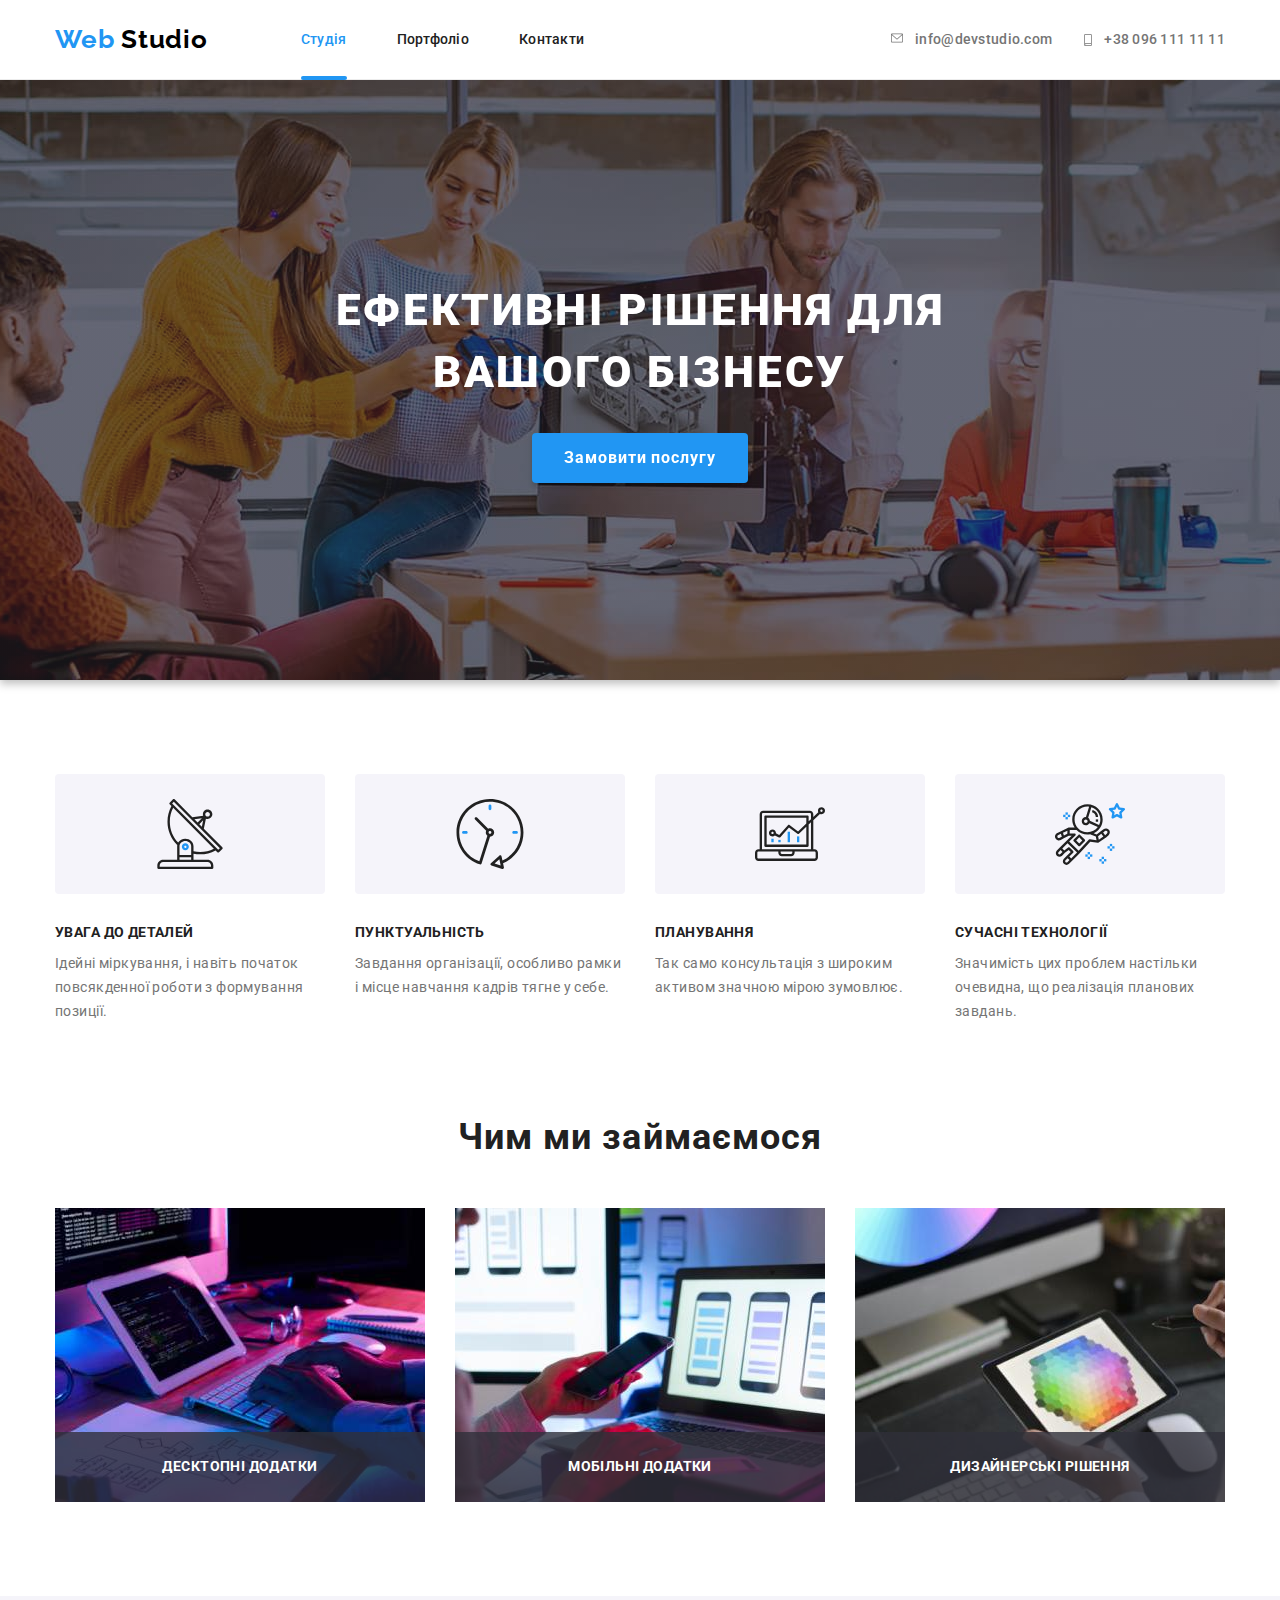
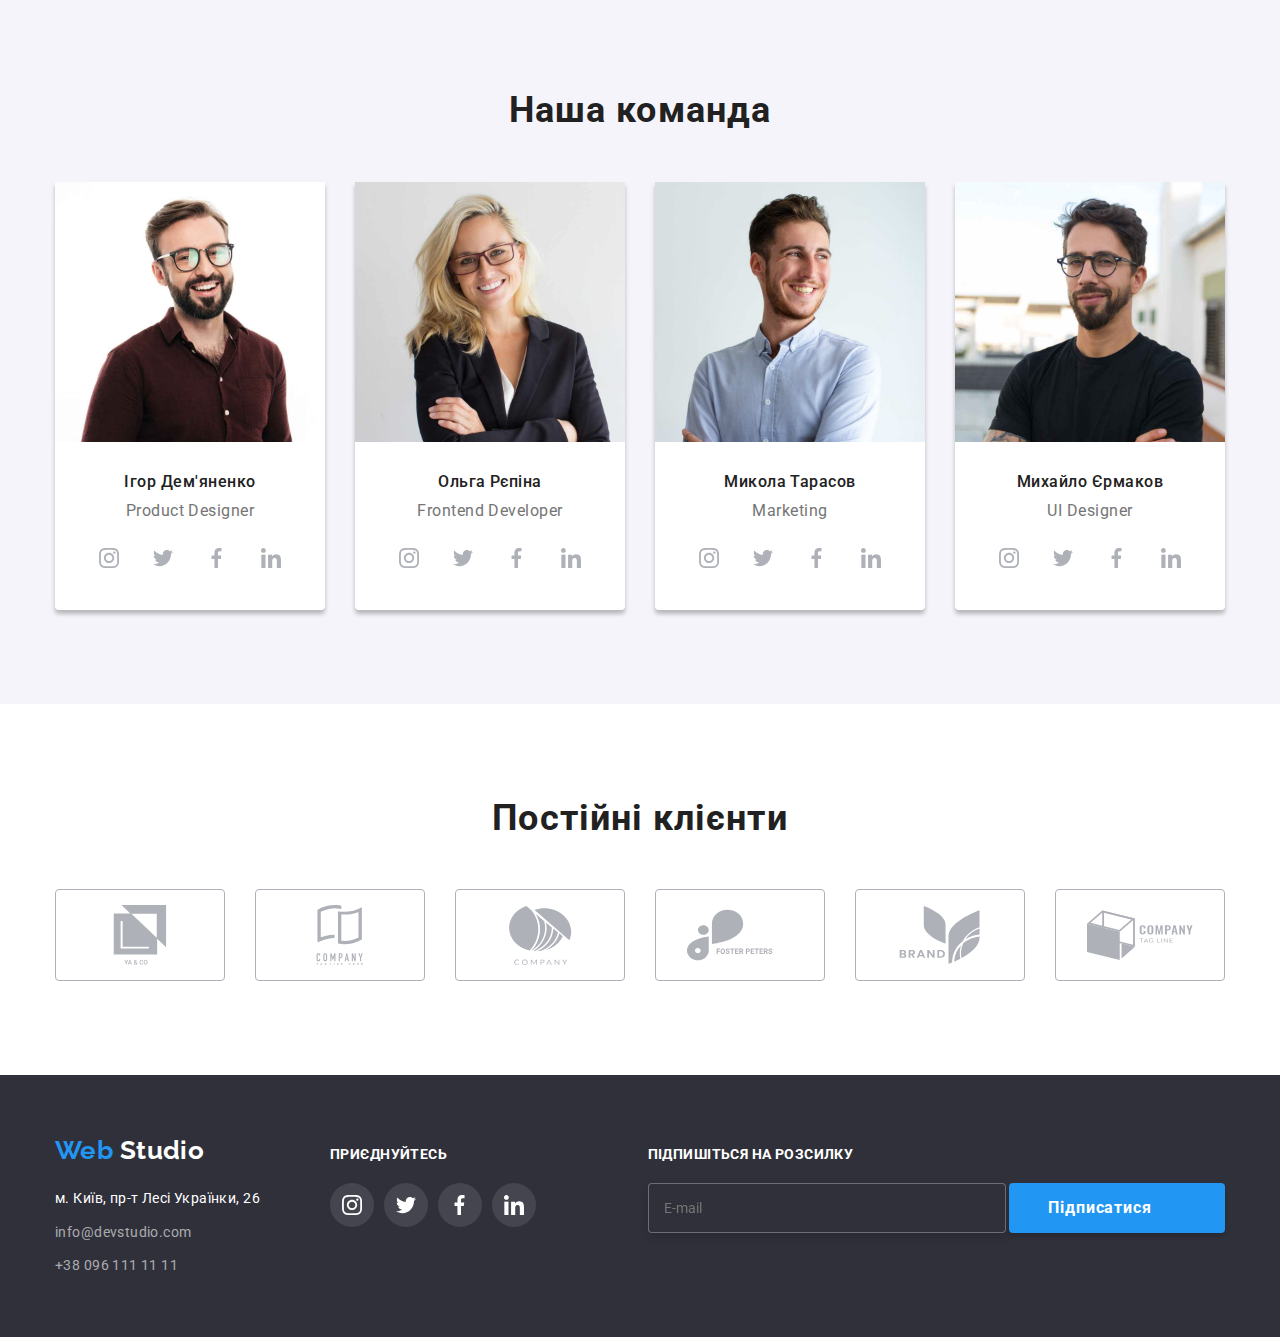
<file: index.html>
<!DOCTYPE html>
<html lang="uk">
	<head>
		<meta charset="UTF-8" />
		<meta http-equiv="X-UA-Compatible" content="IE=edge" />
		<meta name="viewport" content="width=device-width, initial-scale=1.0" />
		<title>WebStudio</title>
		<link
			rel="stylesheet"
			href="https://cdnjs.cloudflare.com/ajax/libs/modern-normalize/1.1.0/modern-normalize.min.css"
		/>
		<link rel="preconnect" href="https://fonts.googleapis.com" />
		<link rel="preconnect" href="https://fonts.gstatic.com" crossorigin />
		<link
			href="https://fonts.googleapis.com/css2?family=Raleway:wght@700&family=Roboto:wght@400;500;700;900&display=swap"
			rel="stylesheet"
		/>

		<link rel="stylesheet" href="./css/main.min.css" />
	</head>
	<body>
		<!------------------header--------------->
		<header class="header">
			<div class="header__container container">
				<a href="./index.html" class="logo">
					<!--header__logo-->
					<span class="web-logo">Web</span>
					Studio
				</a>
				<nav class="nav">
					<ul class="nav__list list">
						<li class="nav__item">
							<a href="./index.html" class="nav__link link current">Студія</a>
						</li>
						<li class="nav__item">
							<a href="./portfolio.html" class="nav__link link">Портфоліо</a>
						</li>
						<li class="nav__item">
							<a href="" class="nav__link link">Контакти</a>
						</li>
					</ul>
				</nav>

				<ul class="contact__list list">
					<li class="contact__item">
						<a href="mailto:info@devstudio.com" class="contact__link link">
							<svg class="contact__icon" width="16" height="12">
								<!--contact__icon-->
								<use href="./images/header.svg#envelope"></use>
							</svg>
							info@devstudio.com
						</a>
					</li>
					<li class="contact__item image">
						<a href="tel:+380961111111" class="contact__link link">
							<svg class="contact__icon" width="12" height="16">
								<!--contact__icon-->
								<use href="./images/header.svg#phone"></use>
							</svg>
							+38 096 111 11 11
						</a>
					</li>
				</ul>
			</div>
		</header>
		<!-------------------hero----------------->
		<main>
			<section class="hero">
				<div class="hero__container container">
					<h1 class="hero__title">Ефективні рішення для вашого бізнесу</h1>
					<button type="button" class="hero__btn" data-modal-open>Замовити послугу</button>
				</div>
			</section>

			<!--------------------features----------------->
			<section class="section">
				<div class="features container">
					<h2 class="visually-hidden">Наші особливості</h2>
					<ul class="features__list list">
						<li class="features__items antenna">
							<div class="features__img">
								<svg class="features-icons" width="70" height="70">
									<use href="./images/4symbols.svg#antenna1"></use>
								</svg>
							</div>
							<h3 class="features__title">УВАГА ДО ДЕТАЛЕЙ</h3>
							<p class="features__text">
								Ідейні міркування, і навіть початок повсякденної роботи з формування позиції.
							</p>
						</li>
						<li class="features__items clock">
							<div class="features__img">
								<svg class="features-icons" width="70" height="70">
									<use href="./images/4symbols.svg#clock"></use>
								</svg>
							</div>

							<h3 class="features__title">ПУНКТУАЛЬНІСТЬ</h3>
							<p class="features__text">Завдання організації, особливо рамки і місце навчання кадрів тягне у себе.</p>
						</li>
						<li class="features__items diagram">
							<div class="features__img">
								<svg class="features-icons" width="70" height="70">
									<use href="./images/4symbols.svg#diagram"></use>
								</svg>
							</div>

							<h3 class="features__title">ПЛАНУВАННЯ</h3>
							<p class="features__text">Так само консультація з широким активом значною мірою зумовлює.</p>
						</li>
						<li class="features__items astronaut">
							<div class="features__img">
								<svg class="features-icons" width="70" height="70">
									<use href="./images/4symbols.svg#astronaut"></use>
								</svg>
							</div>

							<h3 class="features__title">СУЧАСНІ ТЕХНОЛОГІЇ</h3>
							<p class="features__text">Значимість цих проблем настільки очевидна, що реалізація планових завдань.</p>
						</li>
					</ul>
				</div>
			</section>

			<!------------------what we do----------------->

			<section class="work">
				<div class="work__container container">
					<h2 class="section-title">Чим ми займаємося</h2>
					<ul class="work__list list">
						<li class="work__item">
							<img src="./images/box1.jpg" alt="typingnipad" width="370" height="294" />
							<p class="work__text">Десктопні додатки</p>
						</li>

						<li class="work__item">
							<img src="./images/box2.jpg" alt="swerring phone with computer desing" width="370" height="294" />
							<p class="work__text">Мобільні додатки</p>
						</li>

						<li class="work__item">
							<img src="./images/box3.jpg" alt="colours" width="370" height="294" />
							<p class="work__text">Дизайнерські рішення</p>
						</li>
					</ul>
				</div>
			</section>

			<!------------------team---------------->

			<section class="team section">
				<div class="team__container container">
					<h2 class="section-title">Наша команда</h2>
					<ul class="team__roster list">
						<li class="team__item">
							<img src="./images/img.jpg" alt="Ігор Дем'яненко" width="270" height="260" />
							<div class="team__wrap">
								<h3 class="team__member">Ігор Дем'яненко</h3>
								<p lang="en" class="team__text">Product Designer</p>
								<ul class="team__list list">
									<li>
										<a href="" class="team__link">
											<svg class="team__icon" width="20" height="20">
												<use href="./images/sprite.svg#instagramteam"></use>
											</svg>
										</a>
									</li>
									<li>
										<a href="" class="team__link">
											<svg class="team__icon" width="20" height="20">
												<use href="./images/sprite.svg#twitterteam"></use>
											</svg>
										</a>
									</li>
									<li>
										<a href="" class="team__link">
											<svg class="team__icon" width="20" height="20">
												<use href="./images/sprite.svg#facebookteam"></use>
											</svg>
										</a>
									</li>
									<li>
										<a href="" class="team__link">
											<svg class="team__icon" width="20" height="20">
												<use href="./images/sprite.svg#linkedinteam"></use>
											</svg>
										</a>
									</li>
								</ul>
							</div>
						</li>

						<li class="team__item">
							<img src="./images/frontend.jpg" alt="Ольга Рєпіна" width="270" height="260" />
							<div class="team__wrap">
								<h3 class="team__member">Ольга Рєпіна</h3>
								<p lang="en" class="team__text">Frontend Developer</p>
								<ul class="team__list list">
									<li>
										<a href="" class="team__link">
											<svg class="team__icon" width="20" height="20">
												<use href="./images/sprite.svg#instagramteam"></use>
											</svg>
										</a>
									</li>
									<li>
										<a href="" class="team__link">
											<svg class="team__icon" width="20" height="20">
												<use href="./images/sprite.svg#twitterteam"></use>
											</svg>
										</a>
									</li>
									<li>
										<a href="" class="team__link">
											<svg class="team__icon" width="20" height="20">
												<use href="./images/sprite.svg#facebookteam"></use>
											</svg>
										</a>
									</li>
									<li>
										<a href="" class="team__link">
											<svg class="team__icon" width="20" height="20">
												<use href="./images/sprite.svg#linkedinteam"></use>
											</svg>
										</a>
									</li>
								</ul>
							</div>
						</li>

						<li class="team__item">
							<img src="./images/marketing.jpg" alt="marketing" width="270" height="260" />
							<div class="team__wrap">
								<h3 class="team__member">Микола Тарасов</h3>
								<p lang="en" class="team__text">Marketing</p>
								<ul class="team__list list">
									<li>
										<a href="" class="team__link">
											<svg class="team__icon" width="20" height="20">
												<use href="./images/sprite.svg#instagramteam"></use>
											</svg>
										</a>
									</li>
									<li>
										<a href="" class="team__link">
											<svg class="team__icon" width="20" height="20">
												<use href="./images/sprite.svg#twitterteam"></use>
											</svg>
										</a>
									</li>
									<li>
										<a href="" class="team__link">
											<svg class="team__icon" width="20" height="20">
												<use href="./images/sprite.svg#facebookteam"></use>
											</svg>
										</a>
									</li>
									<li>
										<a href="" class="team__link">
											<svg class="team__icon" width="20" height="20">
												<use href="./images/sprite.svg#linkedinteam"></use>
											</svg>
										</a>
									</li>
								</ul>
							</div>
						</li>

						<li class="team__item">
							<img src="./images/ui.jpg" alt="UI designer" width="270" height="260" />
							<div class="team__wrap">
								<h3 class="team__member">Михайло Єрмаков</h3>
								<p lang="en" class="team__text">UI Designer</p>
								<ul class="team__list list">
									<li>
										<a href="" class="team__link">
											<svg class="team__icon" width="20" height="20">
												<use href="./images/sprite.svg#instagramteam"></use>
											</svg>
										</a>
									</li>
									<li>
										<a href="" class="team__link">
											<svg class="team__icon" width="20" height="20">
												<use href="./images/sprite.svg#twitterteam"></use>
											</svg>
										</a>
									</li>
									<li>
										<a href="" class="team__link">
											<svg class="team__icon" width="20" height="20">
												<use href="./images/sprite.svg#facebookteam"></use>
											</svg>
										</a>
									</li>
									<li>
										<a href="" class="team__link">
											<svg class="team__icon" width="20" height="20">
												<use href="./images/sprite.svg#linkedinteam"></use>
											</svg>
										</a>
									</li>
								</ul>
							</div>
						</li>
					</ul>
				</div>
			</section>

			<!--clients-->

			<section class="client section">
				<div class="container">
					<h2 class="section-title">Постійні клієнти</h2>
					<ul class="client__list list">
						<li>
							<a href="" class="client__link">
								<svg class="client__icon" width="106" height="60">
									<use href="./images/companyes.svg#company1"></use>
								</svg>
							</a>
						</li>
						<li>
							<a href="" class="client__link">
								<svg class="client__icon" width="106" height="60">
									<use href="./images/companyes.svg#company2"></use>
								</svg>
							</a>
						</li>
						<li>
							<a href="" class="client__link">
								<svg class="client__icon" width="106" height="60">
									<use href="./images/companyes.svg#company3"></use>
								</svg>
							</a>
						</li>
						<li>
							<a href="" class="client__link">
								<svg class="client__icon" width="106" height="60">
									<use href="./images/companyes.svg#company4"></use>
								</svg>
							</a>
						</li>
						<li>
							<a href="" class="client__link">
								<svg class="client__icon" width="106" height="60">
									<use href="./images/companyes.svg#company5"></use>
								</svg>
							</a>
						</li>
						<li>
							<a href="" class="client__link">
								<svg class="client__icon" width="106" height="60">
									<use href="./images/companyes.svg#company6"></use>
								</svg>
							</a>
						</li>
					</ul>
				</div>
			</section>
		</main>

		<!-----------------footer----------------->
		<footer class="footer">
			<div class="footer__container container">
				<div class="footer__contacts">
					<a href="./index.html" class="fotter__logo">
						<span class="web-logo">Web</span>
						Studio
					</a>
					<address class="footer__link">
						<ul class="list">
							<li class="footer__item">
								<a
									href="https://goo.gl/maps/sFk5yyz6UHV8gfSE6"
									class="footer__adress"
									target="_blank"
									rel="noreferrer noopener"
								>
									м. Київ, пр-т Лесі Українки, 26
								</a>
							</li>
							<li class="footer__item">
								<a class="footer__contacts" href="mailto:info@devstudio.com">info@devstudio.com</a>
							</li>
							<li class="footer__item">
								<a class="footer__contacts" href="tel:+380961111111">+38 096 111 11 11</a>
							</li>
						</ul>
					</address>
				</div>

				<div class="footer__social">
					<p class="footer__title">приєднуйтесь</p>
					<ul class="team__list list">
						<li>
							<a href="" class="team__link link footer__icon">
								<svg class="team__icon" width="20" height="20">
									<use href="./images/sprite.svg#instagramteam"></use>
								</svg>
							</a>
						</li>
						<li>
							<a href="" class="team__link link footer__icon">
								<svg class="team__icon" width="20" height="20">
									<use href="./images/sprite.svg#twitterteam"></use>
								</svg>
							</a>
						</li>
						<li>
							<a href="" class="team__link link footer__icon">
								<svg class="team__icon" width="20" height="20">
									<use href="./images/sprite.svg#facebookteam"></use>
								</svg>
							</a>
						</li>
						<li>
							<a href="" class="team__link link footer__icon">
								<svg class="team__icon" width="20" height="20">
									<use href="./images/sprite.svg#linkedinteam"></use>
								</svg>
							</a>
						</li>
					</ul>
				</div>

				<div class="footer__suscribe">
					<p class="footer__title">Підпишіться на розсилку</p>
					<form>
						<label for="email"></label>
						<input class="footer-suscribe-input" type="text" name="email" id="email" placeholder="E-mail" />

						<button class="footer-suscribe-btn" type="submit">
							Підписатися
							<svg class="footer-send-icon" width="24" height="24">
								<use href="./images/sprite.svg#iconsend"></use>
							</svg>
						</button>
					</form>
				</div>
			</div>
		</footer>

		<!------modal window------->
		<div class="backdrop is-hidden js-speaker-form" data-modal>
			<div class="modal">
				<div class="modal__popup">
					<button class="modal-close-btn" data-modal-close>
						<svg class="modal-close-icon" width="11" height="11">
							<use href="./images/sprite.svg#close"></use>
						</svg>
					</button>

					<form class="form js-speaker-form" name="modal-form">
						<p class="form__title">Залиште свої дані, ми вам передзвонимо</p>

						<div class="form__wrapper">
							<label class="form__label" for="user_name">Ім'я</label>
							<input class="form__input" type="text" name="user_name" id="user_name" required />
							<svg class="form__icon" width="16" height="16">
								<use href="./images/sprite.svg#person"></use>
							</svg>
						</div>

						<div class="form__wrapper">
							<label class="form__label" for="tel">Телефон</label>
							<input class="form__input" type="tel" name="tel" id="tel" required />
							<svg class="form__icon" width="18" height="18">
								<use href="./images/sprite.svg#tel"></use>
							</svg>
						</div>

						<div class="form__wrapper">
							<label class="form__label" for="mail">Пошта</label>
							<input class="form__input" type="email" name="mail" id="mail" required />
							<svg class="form__icon" width="18" height="18">
								<use href="./images/sprite.svg#mail"></use>
							</svg>
						</div>

						<div class="form__textarea">
							<label class="form__label" for="user_message">Коментар</label>
							<textarea
								class="form__message"
								name="user_message"
								id="user_message"
								rows="6"
								placeholder="Введіть текст"
							></textarea>
						</div>

						<div class="form__checkbox" role="group">
							<label class="checkbox__label">
								<input class="checkbox__input" type="checkbox" name="agreement" value="agreement" required />
								<span class="checkbox__icon"></span>
								Погоджуюся з розсилкою та приймаю
								<a
									href="https://uk.wikipedia.org/wiki/%D0%94%D0%BE%D0%B3%D0%BE%D0%B2%D1%96%D1%80"
									class="checkbox__link link"
									target="_blank"
								>
									Умови договору
								</a>
							</label>
						</div>

						<button type="submit" class="form__btn">Відправити</button>
					</form>
				</div>
			</div>
		</div>
		<script src="./js/modal.js"></script>
	</body>
</html>
</file>
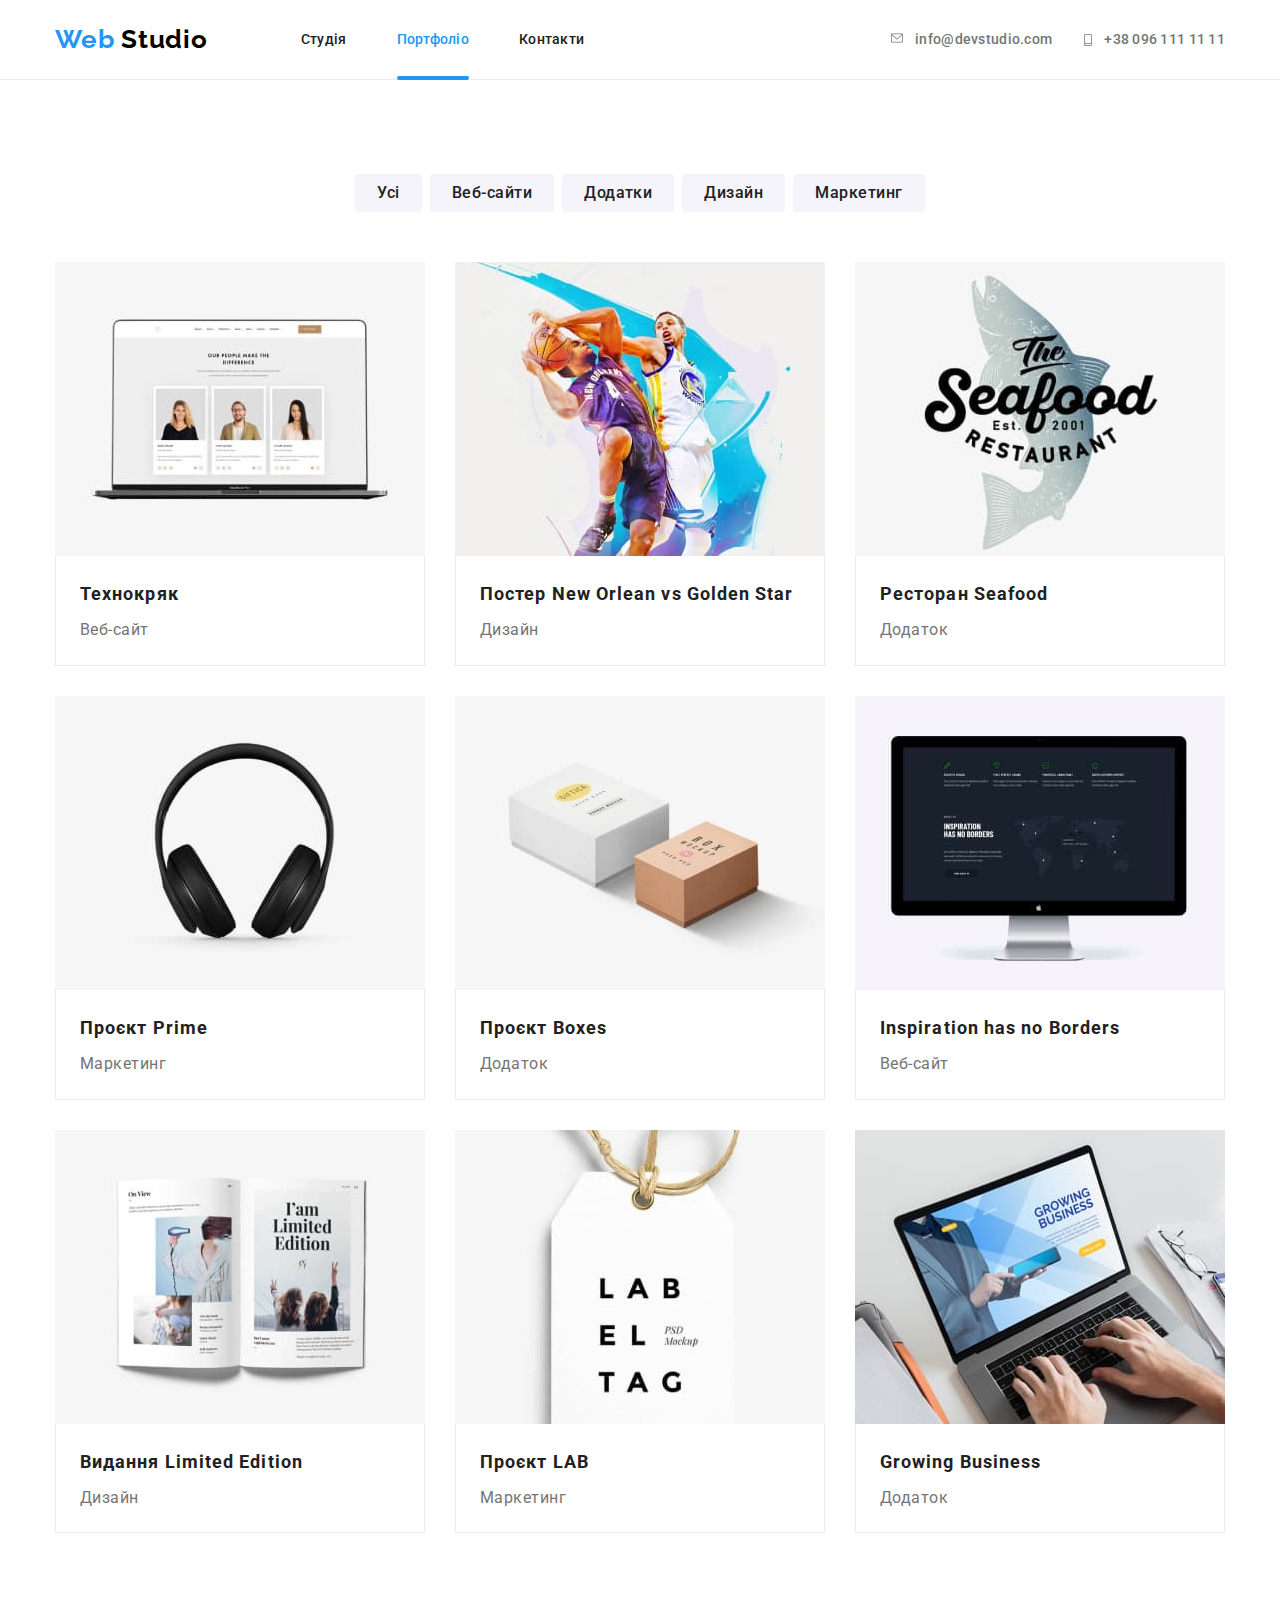
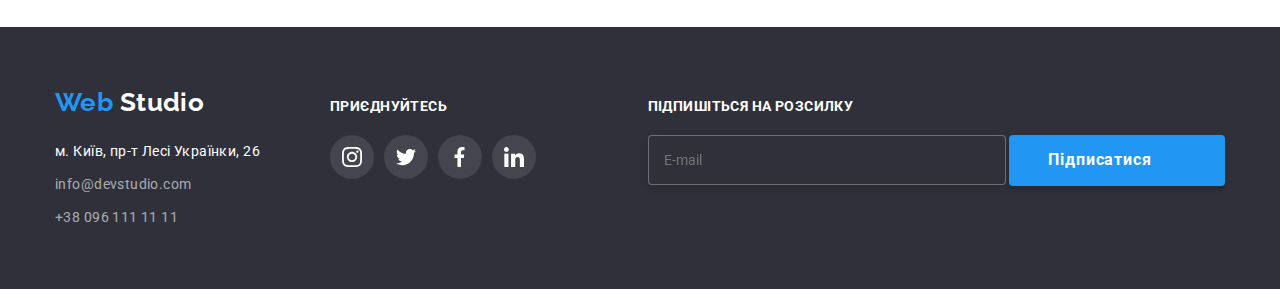
<file: portfolio.html>
<!DOCTYPE html>
<html lang="uk">
	<head>
		<meta charset="UTF-8" />
		<meta http-equiv="X-UA-Compatible" content="IE=edge" />
		<meta name="viewport" content="width=device-width, initial-scale=1.0" />
		<title>Portfolio</title>
		<link
			rel="stylesheet"
			href="https://cdnjs.cloudflare.com/ajax/libs/modern-normalize/1.1.0/modern-normalize.min.css"
		/>
		<link rel="preconnect" href="https://fonts.googleapis.com" />
		<link rel="preconnect" href="https://fonts.gstatic.com" crossorigin />
		<link
			href="https://fonts.googleapis.com/css2?family=Raleway:wght@700&family=Roboto:wght@400;500;700;900&display=swap"
			rel="stylesheet"
		/>
		<link rel="stylesheet" href="./css/main.min.css" />
	</head>
	<body>
		<!---------------header------------------>
		<header class="header">
			<div class="header__container container">
				<a href="./index.html" class="logo">
					<span class="web-logo">Web</span>
					Studio
				</a>

				<nav class="nav">
					<ul class="nav__list list">
						<li class="nav__item">
							<a href="./index.html" class="nav__link link">Студія</a>
						</li>
						<li class="nav__item">
							<a href="./portfolio.html" class="nav__link link current">Портфоліо</a>
						</li>
						<li class="nav__item">
							<a href="" class="nav__link link">Контакти</a>
						</li>
					</ul>
				</nav>

				<ul class="contact__list list">
					<li class="contact__item">
						<a href="mailto:info@devstudio.com" class="contact__link link">
							<svg class="contact__icon" width="16" height="12">
								<!--contact__icon-->
								<use href="./images/header.svg#envelope"></use>
							</svg>
							info@devstudio.com
						</a>
					</li>
					<li class="contact__item image">
						<a href="tel:+380961111111" class="contact__link link">
							<svg class="contact__icon" width="12" height="16">
								<!--contact__icon-->
								<use href="./images/header.svg#phone"></use>
							</svg>
							+38 096 111 11 11
						</a>
					</li>
				</ul>
			</div>
		</header>

		<!-------------------main------------------->

		<main>
			<section class="projects section">
				<h1 class="visually-hidden">Наші роботи</h1>

				<!------------ filter buttons --------------->

				<div class="container">
					<ul class="filter list">
						<li class="filter__item">
							<button class="filter__btn" type="button">Усі</button>
						</li>
						<li class="filter__item">
							<button class="filter__btn" type="button">Веб-сайти</button>
						</li>
						<li class="filter__item">
							<button class="filter__btn" type="button">Додатки</button>
						</li>
						<li class="filter__item">
							<button class="filter__btn" type="button">Дизайн</button>
						</li>
						<li class="filter__item">
							<button class="filter__btn" type="button">Маркетинг</button>
						</li>
					</ul>
					<!--------------- portfolio cards -------------->
					<ul class="portfolio__list list">
						<li class="portfolio__item">
							<a href="" class="portfolio__link link">
								<div class="portfolio__card">
									<img src="./images/computer.jpg" alt="laptop with photos" width="370" height="294" />
									<div class="portfolio__overlay">
										<p class="portfolio__content">
											Ресурс пропонує комплексні пропозиції з різним рівнем функціоналу та сервісів. Все це дозволить
											відвідувачу отримати вичерпні відомості про компанію чи приватну особу.
										</p>
									</div>
								</div>
								<div class="portfolio__wrap">
									<h2 class="portfolio__title">Технокряк</h2>
									<p class="portfolio__text">Веб-сайт</p>
								</div>
							</a>
						</li>

						<li class="portfolio__item">
							<a href="" class="portfolio__link link">
								<div class="portfolio__card">
									<img src="./images/basket.jpg" alt="two man playing basketball" width="370" height="294" />

									<div class="portfolio__overlay">
										<p class="portfolio__content">
											Ресурс пропонує комплексні пропозиції з різним рівнем функціоналу та сервісів. Все це дозволить
											відвідувачу отримати вичерпні відомості про компанію чи приватну особу.
										</p>
									</div>
								</div>
								<div class="portfolio__wrap">
									<h2 class="portfolio__title">Постер New Orlean vs Golden Star</h2>
									<p class="portfolio__text">Дизайн</p>
								</div>
							</a>
						</li>

						<li class="portfolio__item">
							<a href="" class="portfolio__link link">
								<div class="portfolio__card">
									<img src="./images/seafood.jpg" alt="seafood restaurant" width="370" height="294" />

									<div class="portfolio__overlay">
										<p class="portfolio__content">
											Ресурс пропонує комплексні пропозиції з різним рівнем функціоналу та сервісів. Все це дозволить
											відвідувачу отримати вичерпні відомості про компанію чи приватну особу.
										</p>
									</div>
								</div>
								<div class="portfolio__wrap">
									<h2 class="portfolio__title">Ресторан Seafood</h2>
									<p class="portfolio__text">Додаток</p>
								</div>
							</a>
						</li>

						<li class="portfolio__item">
							<a href="" class="portfolio__link link">
								<div class="portfolio__card">
									<img src="./images/pods.jpg" alt="black pods" width="370" height="294" />
									<div class="portfolio__overlay">
										<p class="portfolio__content">
											Ресурс пропонує комплексні пропозиції з різним рівнем функціоналу та сервісів. Все це дозволить
											відвідувачу отримати вичерпні відомості про компанію чи приватну особу.
										</p>
									</div>
								</div>
								<div class="portfolio__wrap">
									<h2 class="portfolio__title">Проєкт Prime</h2>
									<p class="portfolio__text">Маркетинг</p>
								</div>
							</a>
						</li>

						<li class="portfolio__item">
							<a href="" class="portfolio__link link">
								<div class="portfolio__card">
									<img src="./images/box.jpg" alt="two boxes" width="370" height="294" />

									<div class="portfolio__overlay">
										<p class="portfolio__content">
											Ресурс пропонує комплексні пропозиції з різним рівнем функціоналу та сервісів. Все це дозволить
											відвідувачу отримати вичерпні відомості про компанію чи приватну особу.
										</p>
									</div>
								</div>
								<div class="portfolio__wrap">
									<h2 class="portfolio__title">Проєкт Boxes</h2>
									<p class="portfolio__text">Додаток</p>
								</div>
							</a>
						</li>

						<li class="portfolio__item">
							<a href="" class="portfolio__link link">
								<div class="portfolio__card">
									<img src="./images/screen.jpg" alt="big computer screen" width="370" height="294" />

									<div class="portfolio__overlay">
										<p class="portfolio__content">
											Ресурс пропонує комплексні пропозиції з різним рівнем функціоналу та сервісів. Все це дозволить
											відвідувачу отримати вичерпні відомості про компанію чи приватну особу.
										</p>
									</div>
								</div>
								<div class="portfolio__wrap">
									<h2 class="portfolio__title">Inspiration has no Borders</h2>
									<p class="portfolio__text">Веб-сайт</p>
								</div>
							</a>
						</li>

						<li class="portfolio__item">
							<a href="" class="portfolio__link link">
								<div class="portfolio__card">
									<img src="./images/book.jpg" alt="open book with pictures in it" width="370" height="294" />
									<div class="portfolio__overlay">
										<p class="portfolio__content">
											Ресурс пропонує комплексні пропозиції з різним рівнем функціоналу та сервісів. Все це дозволить
											відвідувачу отримати вичерпні відомості про компанію чи приватну особу.
										</p>
									</div>
								</div>
								<div class="portfolio__wrap">
									<h2 class="portfolio__title">Видання Limited Edition</h2>
									<p class="portfolio__text">Дизайн</p>
								</div>
							</a>
						</li>

						<li class="portfolio__item">
							<a href="" class="portfolio__link link">
								<div class="portfolio__card">
									<img src="./images/lable.jpg" alt="label with label" width="370" height="294" />
									<div class="portfolio__overlay">
										<p class="portfolio__content">
											Ресурс пропонує комплексні пропозиції з різним рівнем функціоналу та сервісів. Все це дозволить
											відвідувачу отримати вичерпні відомості про компанію чи приватну особу.
										</p>
									</div>
								</div>
								<div class="portfolio__wrap">
									<h2 class="portfolio__title">Проєкт LAB</h2>
									<p class="portfolio__text">Маркетинг</p>
								</div>
							</a>
						</li>

						<li class="portfolio__item">
							<a href="" class="portfolio__link link">
								<div class="portfolio__card">
									<img
										src="./images/comp2.jpg"
										alt="notebook on the table witn hands man who is typing"
										width="370"
										height="294"
									/>
									<div class="portfolio__overlay">
										<p class="portfolio__content">
											Ресурс пропонує комплексні пропозиції з різним рівнем функціоналу та сервісів. Все це дозволить
											відвідувачу отримати вичерпні відомості про компанію чи приватну особу.
										</p>
									</div>
								</div>
								<div class="portfolio__wrap">
									<h2 class="portfolio__title">Growing Business</h2>
									<p class="portfolio__text">Додаток</p>
								</div>
							</a>
						</li>
					</ul>
				</div>
			</section>
		</main>

		<!----------------footer------------>
		<footer class="footer">
			<div class="footer__container container">
				<div class="footer__contacts">
					<a href="./index.html" class="fotter__logo">
						<span class="web-logo">Web</span>
						Studio
					</a>
					<address class="footer__link">
						<ul class="list">
							<li class="footer__item">
								<a
									href="https://goo.gl/maps/sFk5yyz6UHV8gfSE6"
									class="footer__adress"
									target="_blank"
									rel="noreferrer noopener"
								>
									м. Київ, пр-т Лесі Українки, 26
								</a>
							</li>
							<li class="footer__item">
								<a class="footer__contacts" href="mailto:info@devstudio.com">info@devstudio.com</a>
							</li>
							<li class="footer__item">
								<a class="footer__contacts" href="tel:+380961111111">+38 096 111 11 11</a>
							</li>
						</ul>
					</address>
				</div>

				<div class="footer__social">
					<p class="footer__title">приєднуйтесь</p>
					<ul class="footer__list list">
						<li>
							<a href="" class="footer-list__link link footer__icon">
								<svg class="social__icon" width="20" height="20">
									<use href="./images/sprite.svg#instagramteam"></use>
								</svg>
							</a>
						</li>
						<li>
							<a href="" class="footer-list__link link footer__icon">
								<svg class="social__icon" width="20" height="20">
									<use href="./images/sprite.svg#twitterteam"></use>
								</svg>
							</a>
						</li>
						<li>
							<a href="" class="footer-list__link link footer__icon">
								<svg class="social__icon" width="20" height="20">
									<use href="./images/sprite.svg#facebookteam"></use>
								</svg>
							</a>
						</li>
						<li>
							<a href="" class="footer-list__link link footer__icon">
								<svg class="social__icon" width="20" height="20">
									<use href="./images/sprite.svg#linkedinteam"></use>
								</svg>
							</a>
						</li>
					</ul>
				</div>

				<div class="footer__suscribe">
					<p class="footer__title">Підпишіться на розсилку</p>
					<form>
						<label for="email"></label>
						<input class="footer-suscribe-input" type="text" name="email" id="email" placeholder="E-mail" />

						<button class="footer-suscribe-btn" type="submit">
							Підписатися
							<svg class="footer-send-icon" width="24" height="24">
								<use href="./images/sprite.svg#iconsend"></use>
							</svg>
						</button>
					</form>
				</div>
			</div>
		</footer>
	</body>
</html>
</file>
<file: css/main.min.css>
:root{--main-text-color: #212121;--secondary-text-color: #ffffff;--ouwer-text-color: #757575;--acent-color: #2196f3;--acent-btn-cl: #188ce8;--contener-color: #eeeeee;--logo-color-text: #000000;--buttons-port-color: #f5f4fa;--footer-text-color: rgba(255, 255, 255, 0.6);--background-footer-color: #2f303a;--background-section: #e5e5e5;--line-color: #ececec;--background-color: #ffffff;--icon-color: #afb1b8;--main-font: Roboto, sans-serif;--header-idx: 10;--modal-idx: 100;--anim-fast: }body{color:var(--main-text-color);font-family:var(--main-font);font-size:14px;letter-spacing:.03em;padding-top:80px}.section{padding-top:94px;padding-bottom:94px}.visually-hidden{position:absolute;width:1px;height:1px;margin:-1px;border:0;padding:0;white-space:nowrap;-webkit-clip-path:inset(100%);clip-path:inset(100%);clip:rect(0 0 0 0);overflow:hidden}.section-title{color:var(--main-text-color);font-weight:700;font-size:36px;line-height:1.15;letter-spacing:.03em;text-align:center;margin-bottom:50px}a{text-decoration:none;font-style:normal}h1,h2,h3,h4,h5,h6,p{margin:0}img{display:block;max-width:100%;height:auto}button{cursor:pointer;border:none;border-radius:4px}.container{width:1200px;margin:0 auto;padding:0 15px}.list{list-style:none;padding-left:0;margin:0}.header{position:fixed;width:100%;top:0;left:0;height:80px;background-color:var(--background-color);border-bottom:1px solid #ececec;z-index:var(--header-idx)}.header .container{display:-webkit-box;display:-ms-flexbox;display:flex;-webkit-box-align:center;-ms-flex-align:center;align-items:center}.logo{color:var(--logo-color-text);font-family:"Raleway";font-weight:700;font-size:26px;line-height:1.2;letter-spacing:.03em;-webkit-box-align:center;-ms-flex-align:center;align-items:center;margin-right:93px;padding-top:24px;padding-bottom:25px}.web-logo{color:var(--acent-color)}.nav{display:-webkit-box;display:-ms-flexbox;display:flex;-webkit-box-align:center;-ms-flex-align:center;align-items:center}.nav__list{display:-webkit-box;display:-ms-flexbox;display:flex;gap:50px}.nav__item{position:relative;padding-top:32px;padding-bottom:32px}.nav__link{color:var(--main-text-color);font-weight:500;font-size:14px;line-height:1.14;letter-spacing:.02em;display:block;-webkit-transition:color 250ms cubic-bezier(0.4, 0, 0.2, 1);transition:color 250ms cubic-bezier(0.4, 0, 0.2, 1)}.nav__link:hover,.nav__link :focus{color:var(--acent-color)}.nav__list.link{color:var(--main-text-color)}.nav__list.link:hover{color:var(--acent-color)}.nav__list.link:focus{color:var(--main-text-color)}.nav__list.link.current{color:var(--acent-color)}.current{color:var(--acent-color)}.current::after{content:"";position:absolute;width:100%;height:4px;left:0;bottom:0;border-radius:2px;background:#2196f3}.contact__list{display:-webkit-box;display:-ms-flexbox;display:flex;gap:30px;margin-left:auto}.contact__link{color:var(--ouwer-text-color);font-weight:500;font-size:14px;line-height:1.14;letter-spacing:.02em;display:-webkit-box;display:-ms-flexbox;display:flex;-webkit-transition:color 250ms cubic-bezier(0.4, 0, 0.2, 1);transition:color 250ms cubic-bezier(0.4, 0, 0.2, 1)}.contact__link:hover,.contact__link :focus{color:var(--acent-color)}.contact__icon{margin-right:10px;fill:currentColor}.hero{padding-top:200px;padding-bottom:200px;background-color:var(--background-footer-color);-webkit-filter:drop-shadow(0px 4px 4px rgba(0, 0, 0, 0.25));filter:drop-shadow(0px 4px 4px rgba(0, 0, 0, 0.25));text-align:center;max-width:1600px;height:600px;margin-left:auto;margin-right:auto;background-image:-webkit-gradient(linear, left top, left bottom, from(rgba(47, 48, 58, 0.4)), to(rgba(47, 48, 58, 0.4))),url(../images/hero-img.jpg);background-image:linear-gradient(rgba(47, 48, 58, 0.4), rgba(47, 48, 58, 0.4)),url(../images/hero-img.jpg);background-repeat:no-repeat;background-size:cover;background-position:center}.hero__title{width:696px;margin-left:auto;margin-right:auto;color:var(--secondary-text-color);font-weight:900;font-size:44px;line-height:1.4;letter-spacing:.06em;margin-bottom:30px;text-transform:uppercase}.hero__btn{font-family:inherit;color:var(--thirdy-color);background-color:var(--accent-color);font-weight:700;font-size:16px;line-height:1.88;letter-spacing:.06em;cursor:pointer;border-width:0;-webkit-box-shadow:0px 4px 4px rgba(0,0,0,.15);box-shadow:0px 4px 4px rgba(0,0,0,.15);border-radius:4px;color:var(--background-color);background-color:var(--acent-color);padding:10px 32px;min-width:216px;text-align:center;-webkit-transition:background-color 250ms linear;transition:background-color 250ms linear}.hero__btn:hover,.hero__btn :focus{background-color:var(--acent-btn-cl)}.features__list{display:-webkit-box;display:-ms-flexbox;display:flex;gap:30px}.features__items{width:270px}.features__img{background-color:#f5f4fa;border-radius:4px;width:100%;height:120px;display:-webkit-box;display:-ms-flexbox;display:flex;-webkit-box-align:center;-ms-flex-align:center;align-items:center;-webkit-box-pack:center;-ms-flex-pack:center;justify-content:center;margin-bottom:30px}.features__title{font-weight:700;line-height:1.18;margin-bottom:10px;font-size:14px}.features__text{line-height:1.72;color:var(--ouwer-text-color)}.work{padding-top:0;padding-bottom:94px}.work__list{display:-webkit-box;display:-ms-flexbox;display:flex;gap:30px}.work__item{position:relative}.work__text{display:-webkit-box;display:-ms-flexbox;display:flex;-webkit-box-align:center;-ms-flex-align:center;align-items:center;-webkit-box-pack:center;-ms-flex-pack:center;justify-content:center;position:absolute;width:100%;height:70px;bottom:0;background:rgba(47,48,58,.8);font-weight:700;line-height:1.14;text-transform:uppercase;color:#fff}.team{background-color:var(--buttons-port-color)}.team__roster{display:-webkit-box;display:-ms-flexbox;display:flex;gap:30px}.team__item{width:270px;background-color:var(--background-color);-webkit-box-shadow:0px 4px 4px 0px rgba(0,0,0,.25);box-shadow:0px 4px 4px 0px rgba(0,0,0,.25);border-radius:0px 0px 4px 4px}.team__wrap{padding:30px 0;text-align:center}.team__member{font-weight:500;font-size:16px;line-height:19px;letter-spacing:.03em;color:var(--main-text-color);margin-bottom:10px}.team__text{font-size:16px;line-height:1.2;letter-spacing:.03em;color:var(--ouwer-text-color);margin-bottom:16px}.team__list{display:-webkit-box;display:-ms-flexbox;display:flex;-webkit-box-pack:center;-ms-flex-pack:center;justify-content:center;gap:10px}.team__link{display:-webkit-box;display:-ms-flexbox;display:flex;-webkit-box-align:center;-ms-flex-align:center;align-items:center;-webkit-box-pack:center;-ms-flex-pack:center;justify-content:center;width:44px;height:44px;border-radius:50%;color:var(--icon-color);-webkit-transition:color 250ms cubic-bezier(0.4, 0, 0.2, 1),background-color 250ms cubic-bezier(0.4, 0, 0.2, 1);transition:color 250ms cubic-bezier(0.4, 0, 0.2, 1),background-color 250ms cubic-bezier(0.4, 0, 0.2, 1)}.team__link:hover,.team__link :focus{background-color:var(--acent-color);color:var(--background-color)}.team__icon{fill:currentColor}.client__list{display:-webkit-box;display:-ms-flexbox;display:flex;gap:30px}.client__link{display:-webkit-box;display:-ms-flexbox;display:flex;-webkit-box-pack:center;-ms-flex-pack:center;justify-content:center;-webkit-box-align:center;-ms-flex-align:center;align-items:center;width:170px;height:92px;border:1px solid currentColor;border-radius:4px;color:var(--icon-color);-webkit-transition:color 250ms cubic-bezier(0.4, 0, 0.2, 1);transition:color 250ms cubic-bezier(0.4, 0, 0.2, 1)}.client__link:hover,.client__link :focus{color:var(--acent-color)}.client__icon{fill:currentColor}.filter{display:-webkit-box;display:-ms-flexbox;display:flex;gap:8px;-webkit-box-pack:center;-ms-flex-pack:center;justify-content:center;margin-bottom:50px}.filter__btn{background-color:var(--buttons-port-color);color:var(--secondary-color);font-family:inherit;font-weight:500;font-size:16px;line-height:1.63;letter-spacing:.03em;border:none;border-radius:4px;cursor:pointer;padding:6px 22px;-webkit-transition-property:color,background-color,-webkit-box-shadow;transition-property:color,background-color,-webkit-box-shadow;transition-property:color,background-color,box-shadow;transition-property:color,background-color,box-shadow,-webkit-box-shadow;-webkit-transition-duration:250ms;transition-duration:250ms;-webkit-transition-timing-function:cubic-bezier(0.165, 0.84, 0.44, 1);transition-timing-function:cubic-bezier(0.165, 0.84, 0.44, 1)}.filter__btn:hover,.filter__btn :focus{color:var(--background-color);background-color:var(--acent-color);-webkit-box-shadow:0px 3px 1px rgba(0,0,0,.1),0px 1px 2px rgba(0,0,0,.08),0px 2px 2px rgba(0,0,0,.12);box-shadow:0px 3px 1px rgba(0,0,0,.1),0px 1px 2px rgba(0,0,0,.08),0px 2px 2px rgba(0,0,0,.12)}.portfolio__list{display:-webkit-box;display:-ms-flexbox;display:flex;-ms-flex-wrap:wrap;flex-wrap:wrap;gap:30px}.portfolio__item{width:370px}.portfolio__link{display:block;-webkit-transition-property:-webkit-box-shadow;transition-property:-webkit-box-shadow;transition-property:box-shadow;transition-property:box-shadow, -webkit-box-shadow;-webkit-transition-duration:250ms;transition-duration:250ms;-webkit-transition-timing-function:cubic-bezier(0.165, 0.84, 0.44, 1);transition-timing-function:cubic-bezier(0.165, 0.84, 0.44, 1)}.portfolio__link:hover,.portfolio__link :focus{-webkit-box-shadow:0px 1px 1px rgba(0,0,0,.12),0px 4px 4px rgba(0,0,0,.06),1px 4px 6px rgba(0,0,0,.16);box-shadow:0px 1px 1px rgba(0,0,0,.12),0px 4px 4px rgba(0,0,0,.06),1px 4px 6px rgba(0,0,0,.16)}.portfolio__card{position:relative;overflow:hidden}.portfolio__overlay{position:absolute;top:0;left:0;width:100%;height:100%;background-color:rgba(33,150,243,.9);-webkit-transform:translateY(100%);transform:translateY(100%);-webkit-transition:-webkit-transform 250ms cubic-bezier(0.4, 0, 0.2, 1);transition:-webkit-transform 250ms cubic-bezier(0.4, 0, 0.2, 1);transition:transform 250ms cubic-bezier(0.4, 0, 0.2, 1);transition:transform 250ms cubic-bezier(0.4, 0, 0.2, 1), -webkit-transform 250ms cubic-bezier(0.4, 0, 0.2, 1)}.portfolio__link:hover .portfolio__overlay,.portfolio__link:focus .portfolio__overlay{-webkit-transform:translateY(0);transform:translateY(0)}.portfolio__content{position:absolute;bottom:0;padding:63px 24px;font-weight:400;font-size:18px;line-height:1.56;letter-spacing:.03em;color:#fff}.portfolio__wrap{border-bottom:1px solid var(--line-color);border-left:1px solid var(--line-color);border-right:1px solid var(--line-color);padding:20px 24px}.portfolio__title{font-family:"Roboto";font-weight:700;font-size:18px;line-height:2;letter-spacing:.06em;margin-bottom:4px;color:var(--main-text-color)}.portfolio__text{color:var(--ouwer-text-color);font-weight:400;font-size:16px;line-height:1.8;letter-spacing:.03em}.footer{padding:60px 0;background-color:var(--background-footer-color)}.footer .container{display:-webkit-box;display:-ms-flexbox;display:flex;-webkit-box-align:baseline;-ms-flex-align:baseline;align-items:baseline}.fotter__logo{color:var(--background-color);font-family:"Raleway";font-weight:700;font-size:26px;line-height:1.2}.footer__link{margin-top:20px;font-style:normal}.footer__item:not(:last-child){margin-bottom:9px}.footer__adress{line-height:1.73;color:var(--secondary-text-color)}.footer__adress:hover,.footer__adress :focus{color:var(--acent-color);-webkit-transition:color 250ms cubic-bezier(0.4, 0, 0.2, 1);transition:color 250ms cubic-bezier(0.4, 0, 0.2, 1)}.footer__contacts{font-size:14px;line-height:1.73;letter-spacing:.03em;color:var(--footer-text-color);-webkit-transition:color 250ms cubic-bezier(0.4, 0, 0.2, 1);transition:color 250ms cubic-bezier(0.4, 0, 0.2, 1)}.footer__contacts:hover,.footer__contacts :focus{color:var(--acent-color)}.footer__social{margin-left:70px}.footer__title{font-weight:700;font-size:14px;line-height:1.14;text-transform:uppercase;letter-spacing:.03em;margin-bottom:20px;color:var(--background-color)}.footer__list{display:-webkit-box;display:-ms-flexbox;display:flex;-webkit-box-pack:center;-ms-flex-pack:center;justify-content:center;gap:10px}.footer-list__link{display:-webkit-box;display:-ms-flexbox;display:flex;-webkit-box-align:center;-ms-flex-align:center;align-items:center;-webkit-box-pack:center;-ms-flex-pack:center;justify-content:center;width:44px;height:44px;border-radius:50%;color:var(--icon-color);-webkit-transition:color 250ms cubic-bezier(0.4, 0, 0.2, 1),background-color 250ms cubic-bezier(0.4, 0, 0.2, 1);transition:color 250ms cubic-bezier(0.4, 0, 0.2, 1),background-color 250ms cubic-bezier(0.4, 0, 0.2, 1)}.footer-list__link:hover,.footer-list__link :focus{background-color:var(--acent-color);color:var(--background-color)}.social__icon{fill:currentColor}.footer__icon{background-color:rgba(255,255,255,.1);color:var(--background-color);-webkit-transition:background-color 250ms cubic-bezier(0.4, 0, 0.2, 1);transition:background-color 250ms cubic-bezier(0.4, 0, 0.2, 1)}.footer__suscribe{margin-left:auto}.footer__suscribe input{width:358px;height:50px;padding:16px 15px;background:#2f303a;border:1px solid rgba(255,255,255,.3);-webkit-filter:drop-shadow(0px 4px 4px rgba(0, 0, 0, 0.15));filter:drop-shadow(0px 4px 4px rgba(0, 0, 0, 0.15));border-radius:4px}.footer-suscribe-input{color:#fff;outline:none}.footer-suscribe-btn{position:relative;font-family:inherit;font-weight:700;font-size:16px;line-height:1.88;letter-spacing:.06em;margin:0;padding:10px 62px 10px 28px;min-width:216px;text-align:center;cursor:pointer;color:var(--thirdy-color);background-color:var(--accent-color);border-width:0;-webkit-box-shadow:0px 4px 4px rgba(0,0,0,.15);box-shadow:0px 4px 4px rgba(0,0,0,.15);border-radius:4px;color:var(--background-color);background-color:var(--acent-color);-webkit-transition:background-color 250ms cubic-bezier(0.4, 0, 0.2, 1);transition:background-color 250ms cubic-bezier(0.4, 0, 0.2, 1)}.footer-suscribe-btn:hover,.footer-suscribe-btn :focus{background-color:var(--acent-btn-cl)}.footer-send-icon{position:absolute;color:#fff;margin-left:10px}.backdrop{position:fixed;top:0;left:0;width:100%;height:100%;background-color:rgba(0,0,0,.2);z-index:var(--modal-idx);-webkit-backdrop-filter:blur(1px);backdrop-filter:blur(1px);opacity:1;-webkit-transition:opacity 150ms linear,visibility 150ms linear;transition:opacity 150ms linear,visibility 150ms linear}.backdrop.is-hidden{opacity:0;visibility:hidden;pointer-events:none}.backdrop.is-hidden .modal{-webkit-transform:translate(-50%, -50%) scale(1.5);transform:translate(-50%, -50%) scale(1.5)}.modal{position:absolute;width:528px;height:581px;top:50%;left:50%;background-color:#fff;-webkit-box-shadow:0px 1px 3px rgba(0,0,0,.12),0px 1px 1px rgba(0,0,0,.14),0px 2px 1px rgba(0,0,0,.2);box-shadow:0px 1px 3px rgba(0,0,0,.12),0px 1px 1px rgba(0,0,0,.14),0px 2px 1px rgba(0,0,0,.2);border-radius:4px;-webkit-transform:translate(-50%, -50%) scale(1);transform:translate(-50%, -50%) scale(1);-webkit-transition:-webkit-transform 250ms cubic-bezier(0.4, 0, 0.2, 1);transition:-webkit-transform 250ms cubic-bezier(0.4, 0, 0.2, 1);transition:transform 250ms cubic-bezier(0.4, 0, 0.2, 1);transition:transform 250ms cubic-bezier(0.4, 0, 0.2, 1), -webkit-transform 250ms cubic-bezier(0.4, 0, 0.2, 1)}.modal__popup{position:absolute;padding:40px;width:528px;height:581px;top:50%;left:50%;-webkit-transform:translate(-50%, -50%) scale(1);transform:translate(-50%, -50%) scale(1);-webkit-transition:-webkit-transform 350ms cubic-bezier(0.4, 0, 0.2, 1);transition:-webkit-transform 350ms cubic-bezier(0.4, 0, 0.2, 1);transition:transform 350ms cubic-bezier(0.4, 0, 0.2, 1);transition:transform 350ms cubic-bezier(0.4, 0, 0.2, 1), -webkit-transform 350ms cubic-bezier(0.4, 0, 0.2, 1);-webkit-box-shadow:0px 1px 3px rgba(0,0,0,.12),0px 1px 1px rgba(0,0,0,.14),0px 2px 1px rgba(0,0,0,.2);box-shadow:0px 1px 3px rgba(0,0,0,.12),0px 1px 1px rgba(0,0,0,.14),0px 2px 1px rgba(0,0,0,.2);border-radius:4px;background-color:var(--thirdy-color)}.modal-close-btn{position:absolute;display:-webkit-inline-box;display:-ms-inline-flexbox;display:inline-flex;-webkit-box-align:center;-ms-flex-align:center;align-items:center;-webkit-box-pack:center;-ms-flex-pack:center;justify-content:center;top:10px;right:10px;width:30px;height:30px;padding:0;color:#000;background-color:rgba(0,0,0,0);border-radius:50%;border:1px solid #e8e6e6;cursor:pointer;-webkit-transition:fill 250ms cubic-bezier(0.4, 0, 0.2, 1);transition:fill 250ms cubic-bezier(0.4, 0, 0.2, 1)}.modal-close-btn:hover,.modal-close-btn :focus{fill:var(--acent-color)}.form{width:448px;margin-left:0;margin-right:0}.form__title{margin-bottom:12px;font-weight:700;font-size:20px;line-height:.8;text-align:center;letter-spacing:.03em}.form__wrapper{display:-webkit-box;display:-ms-flexbox;display:flex;position:relative;-webkit-box-orient:vertical;-webkit-box-direction:normal;-ms-flex-direction:column;flex-direction:column;margin-bottom:10px;text-align:start;margin-left:auto;margin-right:auto}.form__label{display:block;margin-bottom:4px;font-size:12px;line-height:1.1;letter-spacing:.01em;font-weight:400;color:var(--ouwer-text-color)}.form__input{padding-left:40px;padding-right:40px;margin:0;width:100%;height:40px;border:1px solid rgba(33,33,33,.2);border-radius:4px;outline:none;-webkit-transition:border 250ms cubic-bezier(0.4, 0, 0.2, 1);transition:border 250ms cubic-bezier(0.4, 0, 0.2, 1)}.form__icon{position:absolute;top:50%;left:15px;fill:var(--logo-color-text);-webkit-transition:fill 250ms cubic-bezier(0.4, 0, 0.2, 1);transition:fill 250ms cubic-bezier(0.4, 0, 0.2, 1)}.form__wrapper:focus-within .form__input,.form__wrapper:hover .form__input{border:1px solid var(--acent-color)}.form__wrapper:focus-within .form__icon,.form__wrapper:hover .form__icon{fill:var(--acent-btn-cl)}.form__textarea:hover .form__message,.form__textarea:focus-within .form__message{border:1px solid var(--acent-color)}.form__message{display:block;width:100%;height:120px;border:1px solid rgba(33,33,33,.2);border-radius:4px;resize:none;padding:15px 16px;outline:none;-webkit-transition:border 250ms cubic-bezier(0.4, 0, 0.2, 1);transition:border 250ms cubic-bezier(0.4, 0, 0.2, 1)}.form__message::-webkit-input-placeholder{color:rgba(117,117,117,.5)}.form__message::-moz-placeholder{color:rgba(117,117,117,.5)}.form__message:-ms-input-placeholder{color:rgba(117,117,117,.5)}.form__message::-ms-input-placeholder{color:rgba(117,117,117,.5)}.form__message::placeholder{color:rgba(117,117,117,.5)}.form__checkbox{display:-webkit-box;display:-ms-flexbox;display:flex;-webkit-box-pack:center;-ms-flex-pack:center;justify-content:center;-webkit-box-align:center;-ms-flex-align:center;align-items:center;margin-bottom:30px;margin-top:20px}.checkbox__label{display:-webkit-box;display:-ms-flexbox;display:flex;-webkit-box-align:center;-ms-flex-align:center;align-items:center;color:var(--ouwer-text-color)}.checkbox__input{position:absolute;width:1px;height:1px;margin:-1px;border:0;padding:0;clip:rect(0 0 0 0);overflow:hidden}.checkbox__icon{display:inline-block;width:16px;height:15px;margin-right:9px;border:2px solid #2a2a2a;border-radius:2px}.checkbox__input:checked+.checkbox__icon{background-color:var(--acent-color);border-color:var(--acent-color);background-image:url(../images/icon.svg);background-size:contain;background-origin:content-box;background-repeat:no-repeat;-webkit-transition:250ms;transition:250ms}.checkbox_agreement{font-family:"Roboto";font-style:normal;font-weight:400;font-size:14px;line-height:1.71;letter-spacing:.03em;color:#757575}.checkbox__link{font-weight:400;-webkit-text-decoration-line:underline;text-decoration-line:underline;color:var(--acent-color)}.form__btn{display:block;margin-left:auto;margin-right:auto;padding:10px 28px;min-width:200px;font-weight:700;font-size:16px;line-height:1.88;letter-spacing:.06em;border-width:0;border-radius:4px;-webkit-box-shadow:0px 4px 4px rgba(0,0,0,.15);box-shadow:0px 4px 4px rgba(0,0,0,.15);color:var(--background-color);background-color:var(--acent-color);cursor:pointer;-webkit-transition:background-color 250ms linear;transition:background-color 250ms linear}.form__btn:hover,.form__btn :focus{background-color:var(--acent-btn-cl)}/*# sourceMappingURL=main.min.css.map */
</file>
